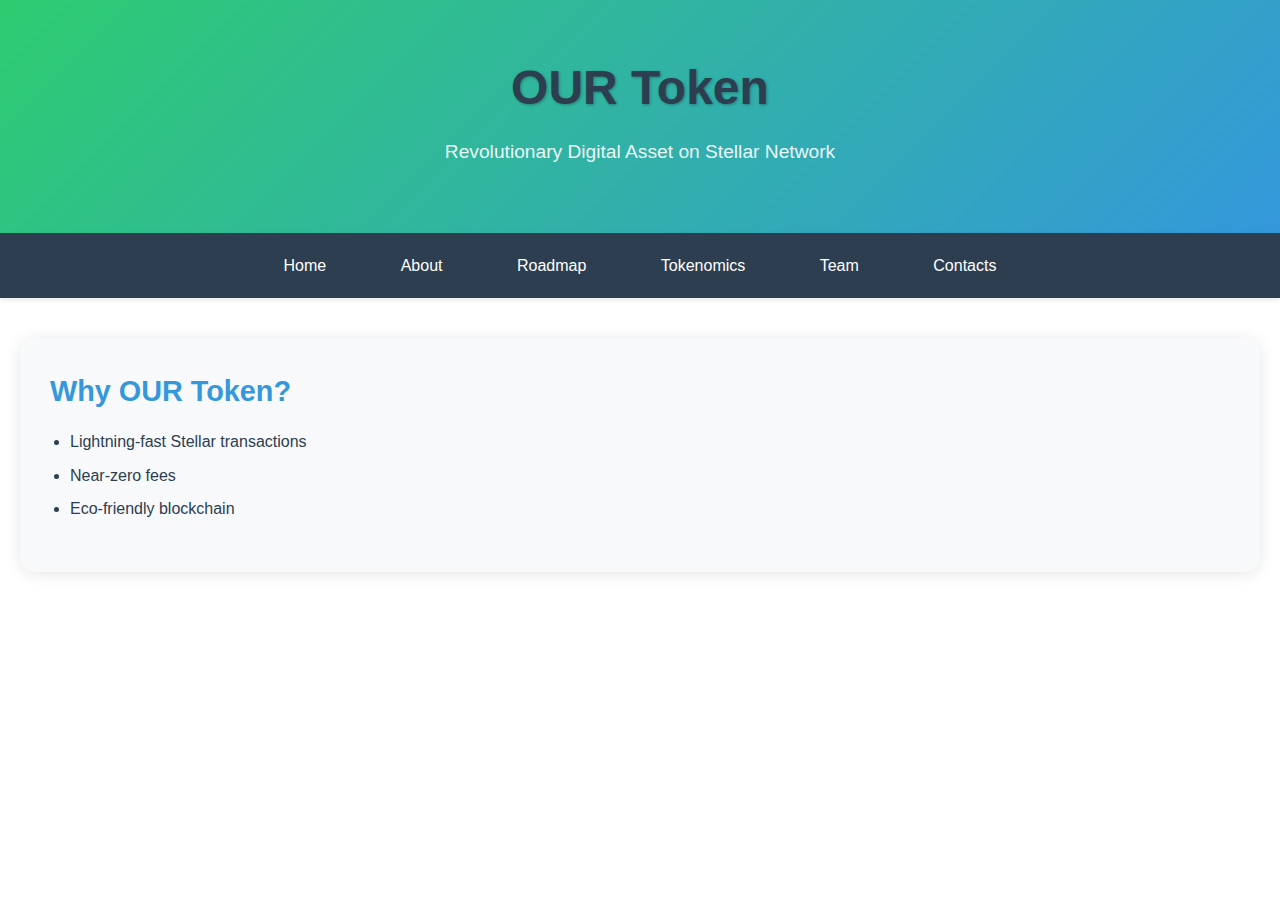
<file: index.html>
<!DOCTYPE html>
<html lang="en">
<head>
    <meta charset="UTF-8">
    <meta name="viewport" content="width=device-width, initial-scale=1.0">
    <title>OUR Token - Stellar Based Digital Asset</title>
    <link rel="stylesheet" href="css/style.css">
</head>
<body>
    <header class="header">
        <h1>OUR Token</h1>
        <p>Revolutionary Digital Asset on Stellar Network</p>
    </header>

    <nav>
        <a href="index.html">Home</a>
        <a href="about.html">About</a>
        <a href="roadmap.html">Roadmap</a>
        <a href="tokenomics.html">Tokenomics</a>
        <a href="team.html">Team</a>
        <a href="contacts.html">Contacts</a>
    </nav>

    <section>
        <h2>Why OUR Token?</h2>
        <ul>
            <li> Lightning-fast Stellar transactions</li>
            <li> Near-zero fees</li>
            <li> Eco-friendly blockchain</li>
        </ul>
    </section>
</body>
</html>
</file>
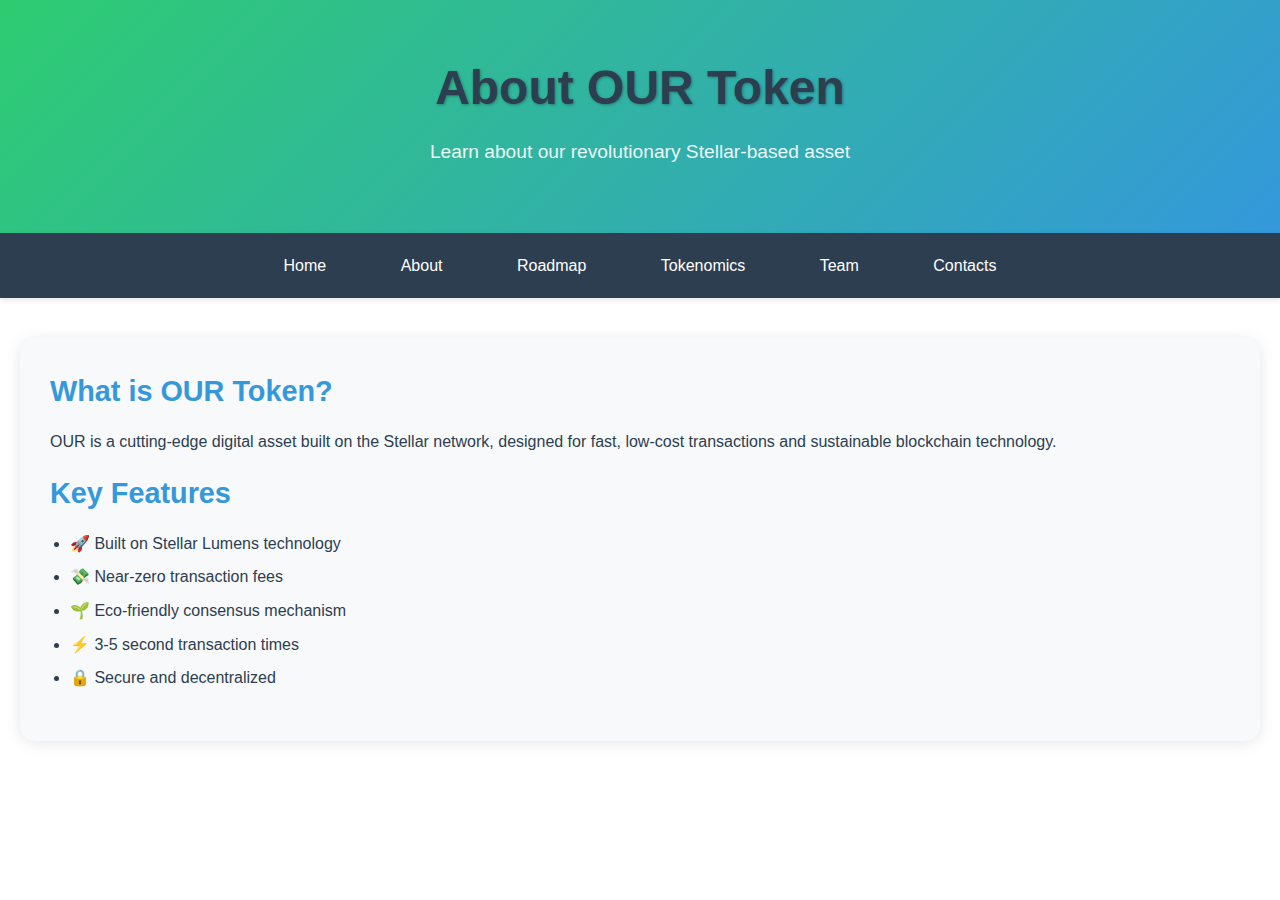
<file: about.html>
<!DOCTYPE html>
<html lang="en">
<head>
    <meta charset="UTF-8">
    <meta name="viewport" content="width=device-width, initial-scale=1.0">
    <title>About OUR Token</title>
    <link rel="stylesheet" href="css/style.css">
</head>
<body>
    <header class="header">
        <h1>About OUR Token</h1>
        <p>Learn about our revolutionary Stellar-based asset</p>
    </header>

    <nav>
        <a href="index.html">Home</a>
        <a href="about.html">About</a>
        <a href="roadmap.html">Roadmap</a>
        <a href="tokenomics.html">Tokenomics</a>
        <a href="team.html">Team</a>
        <a href="contacts.html">Contacts</a>
    </nav>

    <section>
        <h2>What is OUR Token?</h2>
        <p>OUR is a cutting-edge digital asset built on the Stellar network, designed for fast, low-cost transactions and sustainable blockchain technology.</p>
        
        <h2>Key Features</h2>
        <ul>
            <li>🚀 Built on Stellar Lumens technology</li>
            <li>💸 Near-zero transaction fees</li>
            <li>🌱 Eco-friendly consensus mechanism</li>
            <li>⚡ 3-5 second transaction times</li>
            <li>🔒 Secure and decentralized</li>
        </ul>
    </section>
</body>
</html>
</file>
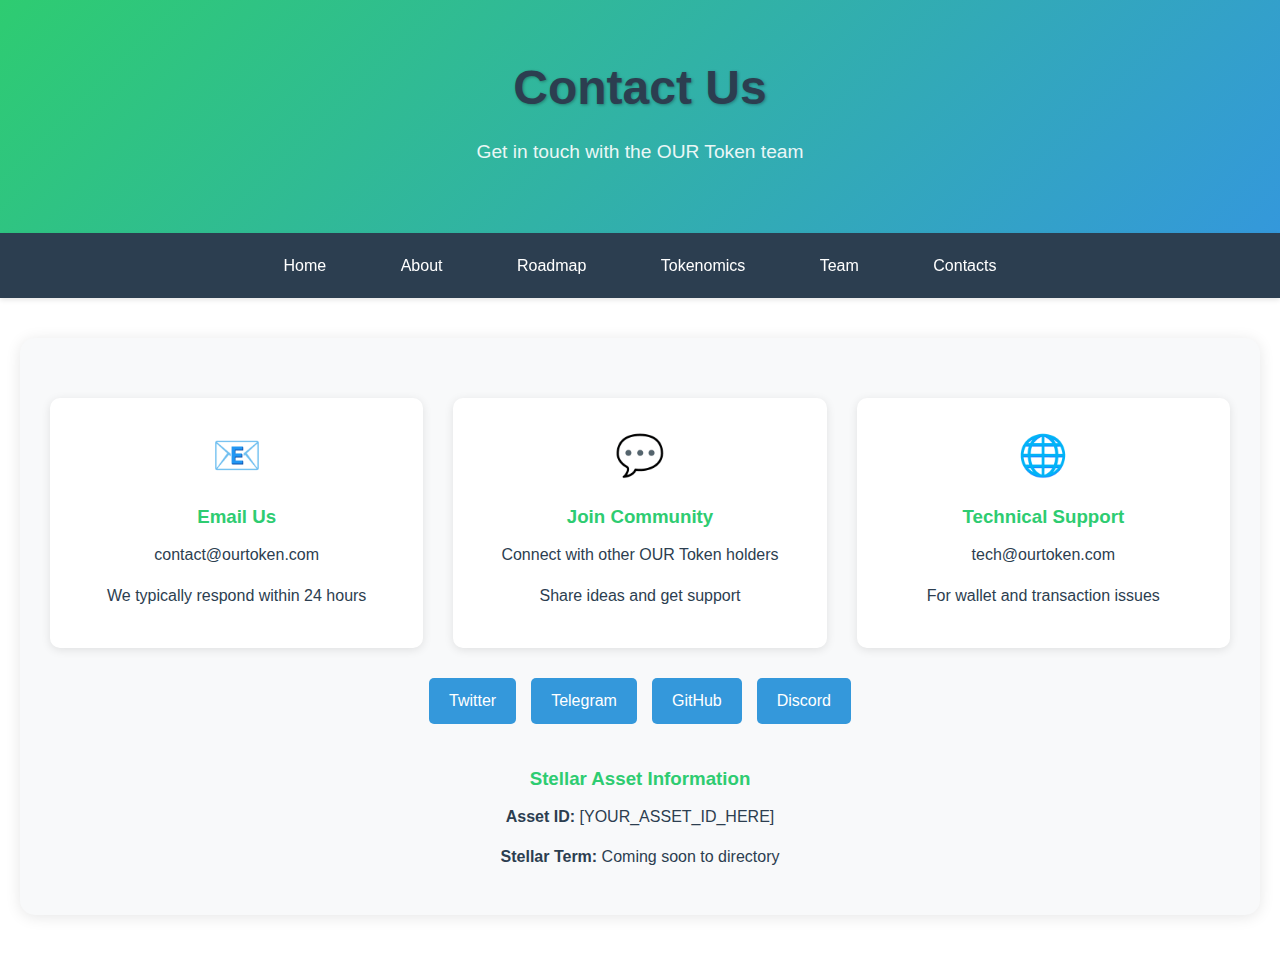
<file: contacts.html>
<!DOCTYPE html>
<html lang="en">
<head>
    <meta charset="UTF-8">
    <meta name="viewport" content="width=device-width, initial-scale=1.0">
    <title>Contact OUR Team</title>
    <link rel="stylesheet" href="css/style.css">
    <style>
        .contact-grid {
            display: grid;
            grid-template-columns: repeat(auto-fit, minmax(300px, 1fr));
            gap: 30px;
            margin: 30px 0;
        }
        .contact-card {
            background: white;
            padding: 25px;
            border-radius: 10px;
            box-shadow: 0 2px 10px rgba(0,0,0,0.1);
            text-align: center;
        }
        .contact-icon {
            font-size: 40px;
            margin-bottom: 15px;
        }
        .social-links {
            display: flex;
            justify-content: center;
            gap: 15px;
            margin-top: 20px;
        }
        .social-link {
            padding: 10px 20px;
            background: #3498db;
            color: white;
            text-decoration: none;
            border-radius: 5px;
            transition: background 0.3s;
        }
        .social-link:hover {
            background: #2980b9;
        }
    </style>
</head>
<body>
    <header class="header">
        <h1>Contact Us</h1>
        <p>Get in touch with the OUR Token team</p>
    </header>

    <nav>
        <a href="index.html">Home</a>
        <a href="about.html">About</a>
        <a href="roadmap.html">Roadmap</a>
        <a href="tokenomics.html">Tokenomics</a>
        <a href="team.html">Team</a>
        <a href="contacts.html">Contacts</a>
    </nav>

    <section>
        <div class="contact-grid">
            <div class="contact-card">
                <div class="contact-icon">📧</div>
                <h3>Email Us</h3>
                <p>contact@ourtoken.com</p>
                <p>We typically respond within 24 hours</p>
            </div>
            
            <div class="contact-card">
                <div class="contact-icon">💬</div>
                <h3>Join Community</h3>
                <p>Connect with other OUR Token holders</p>
                <p>Share ideas and get support</p>
            </div>
            
            <div class="contact-card">
                <div class="contact-icon">🌐</div>
                <h3>Technical Support</h3>
                <p>tech@ourtoken.com</p>
                <p>For wallet and transaction issues</p>
            </div>
        </div>

        <div class="social-links">
            <a href="#" class="social-link">Twitter</a>
            <a href="#" class="social-link">Telegram</a>
            <a href="#" class="social-link">GitHub</a>
            <a href="#" class="social-link">Discord</a>
        </div>

        <div style="text-align: center; margin-top: 40px;">
            <h3>Stellar Asset Information</h3>
            <p><strong>Asset ID:</strong> [YOUR_ASSET_ID_HERE]</p>
            <p><strong>Stellar Term:</strong> Coming soon to directory</p>
        </div>
    </section>
</body>
</html>
</file>
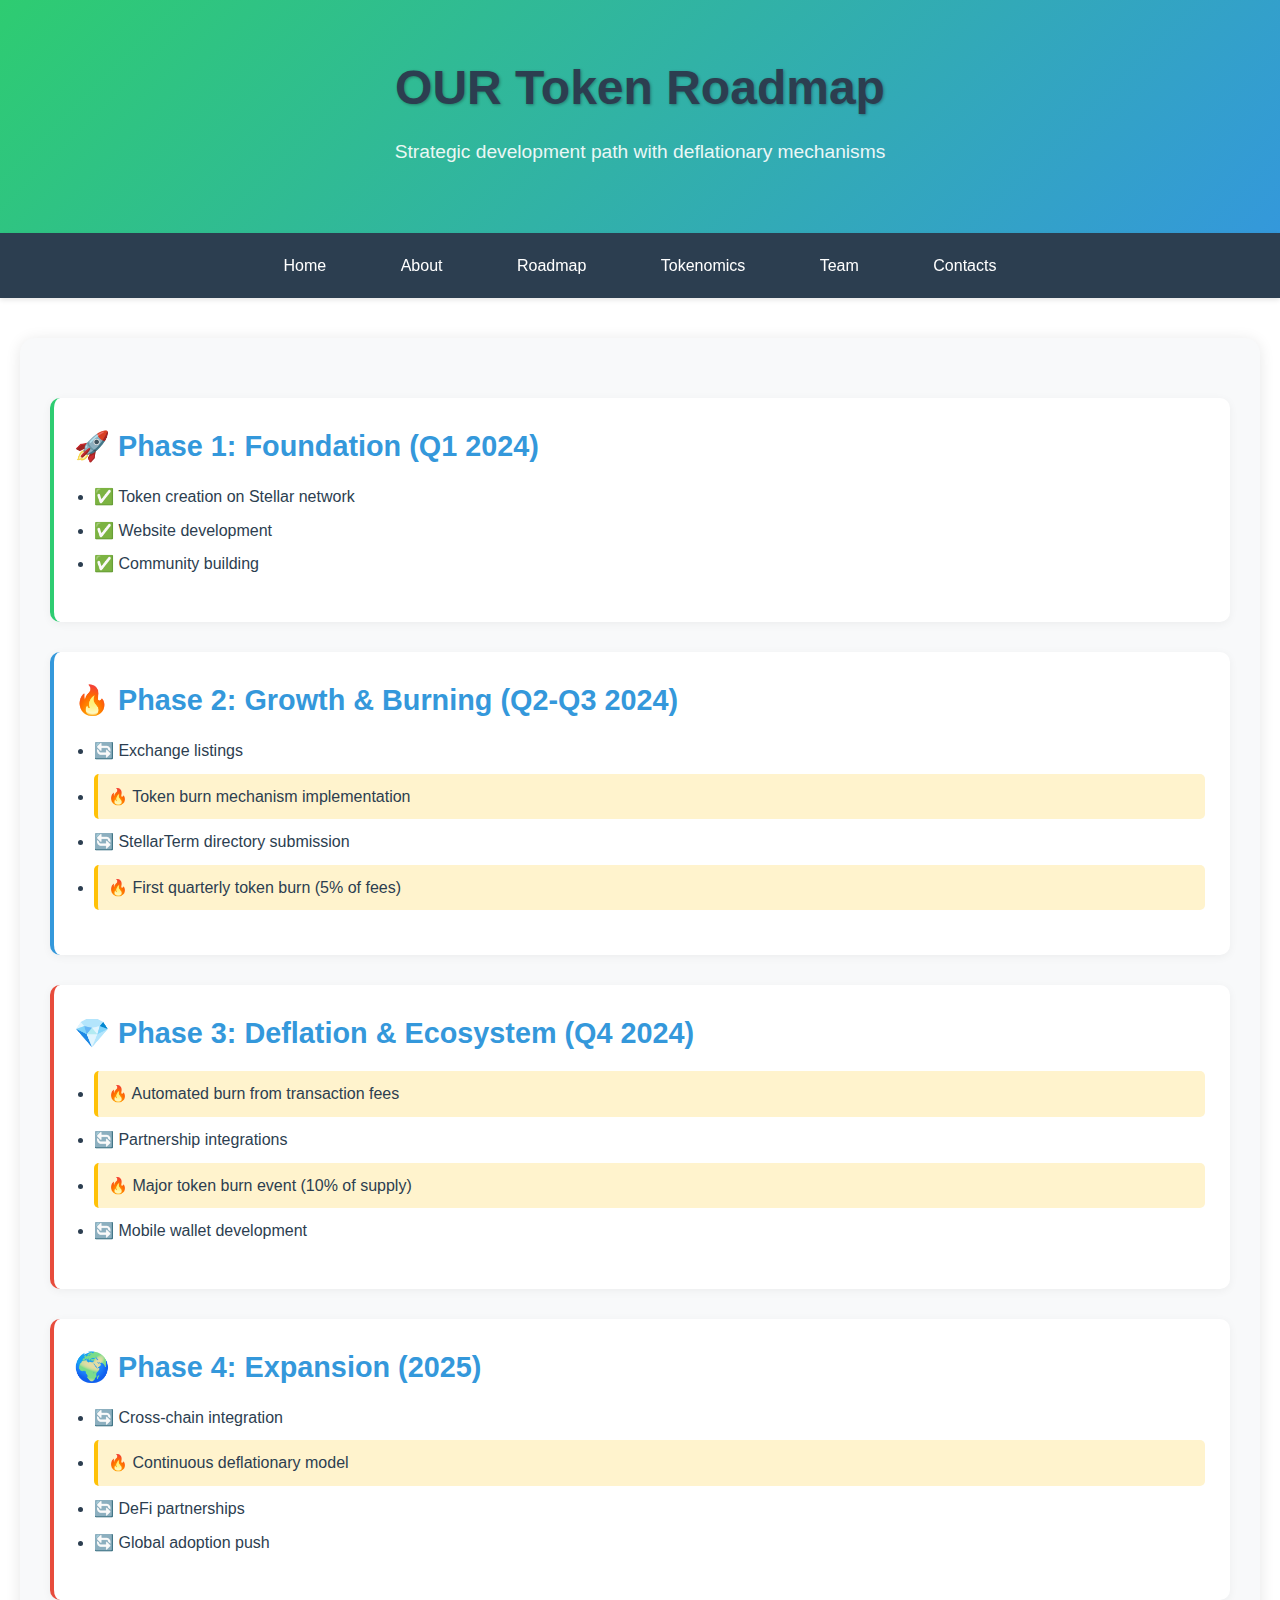
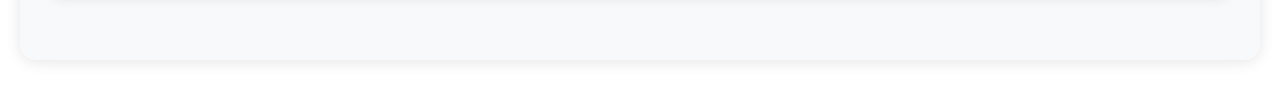
<file: roadmap.html>
<!DOCTYPE html>
<html lang="en">
<head>
    <meta charset="UTF-8">
    <meta name="viewport" content="width=device-width, initial-scale=1.0">
    <title>OUR Token Roadmap</title>
    <link rel="stylesheet" href="css/style.css">
    <style>
        .roadmap-phase {
            border-left: 4px solid #2ecc71;
            padding-left: 20px;
            margin: 30px 0;
        }
        .completed {
            border-left-color: #2ecc71;
        }
        .current {
            border-left-color: #3498db;
        }
        .future {
            border-left-color: #e74c3c;
        }
        .burn-highlight {
            background: #fff3cd;
            padding: 10px;
            border-radius: 5px;
            border-left: 4px solid #ffc107;
        }
    </style>
</head>
<body>
    <header class="header">
        <h1>OUR Token Roadmap</h1>
        <p>Strategic development path with deflationary mechanisms</p>
    </header>

    <nav>
        <a href="index.html">Home</a>
        <a href="about.html">About</a>
        <a href="roadmap.html">Roadmap</a>
        <a href="tokenomics.html">Tokenomics</a>
        <a href="team.html">Team</a>
        <a href="contacts.html">Contacts</a>
    </nav>

    <section>
        <div class="roadmap-phase completed">
            <h2>🚀 Phase 1: Foundation (Q1 2024)</h2>
            <ul>
                <li>✅ Token creation on Stellar network</li>
                <li>✅ Website development</li>
                <li>✅ Community building</li>
            </ul>
        </div>

        <div class="roadmap-phase current">
            <h2>🔥 Phase 2: Growth & Burning (Q2-Q3 2024)</h2>
            <ul>
                <li>🔄 Exchange listings</li>
                <li class="burn-highlight">🔥 Token burn mechanism implementation</li>
                <li>🔄 StellarTerm directory submission</li>
                <li class="burn-highlight">🔥 First quarterly token burn (5% of fees)</li>
            </ul>
        </div>

        <div class="roadmap-phase future">
            <h2>💎 Phase 3: Deflation & Ecosystem (Q4 2024)</h2>
            <ul>
                <li class="burn-highlight">🔥 Automated burn from transaction fees</li>
                <li>🔄 Partnership integrations</li>
                <li class="burn-highlight">🔥 Major token burn event (10% of supply)</li>
                <li>🔄 Mobile wallet development</li>
            </ul>
        </div>

        <div class="roadmap-phase future">
            <h2>🌍 Phase 4: Expansion (2025)</h2>
            <ul>
                <li>🔄 Cross-chain integration</li>
                <li class="burn-highlight">🔥 Continuous deflationary model</li>
                <li>🔄 DeFi partnerships</li>
                <li>🔄 Global adoption push</li>
            </ul>
        </div>
    </section>
</body>
</html>
</file>
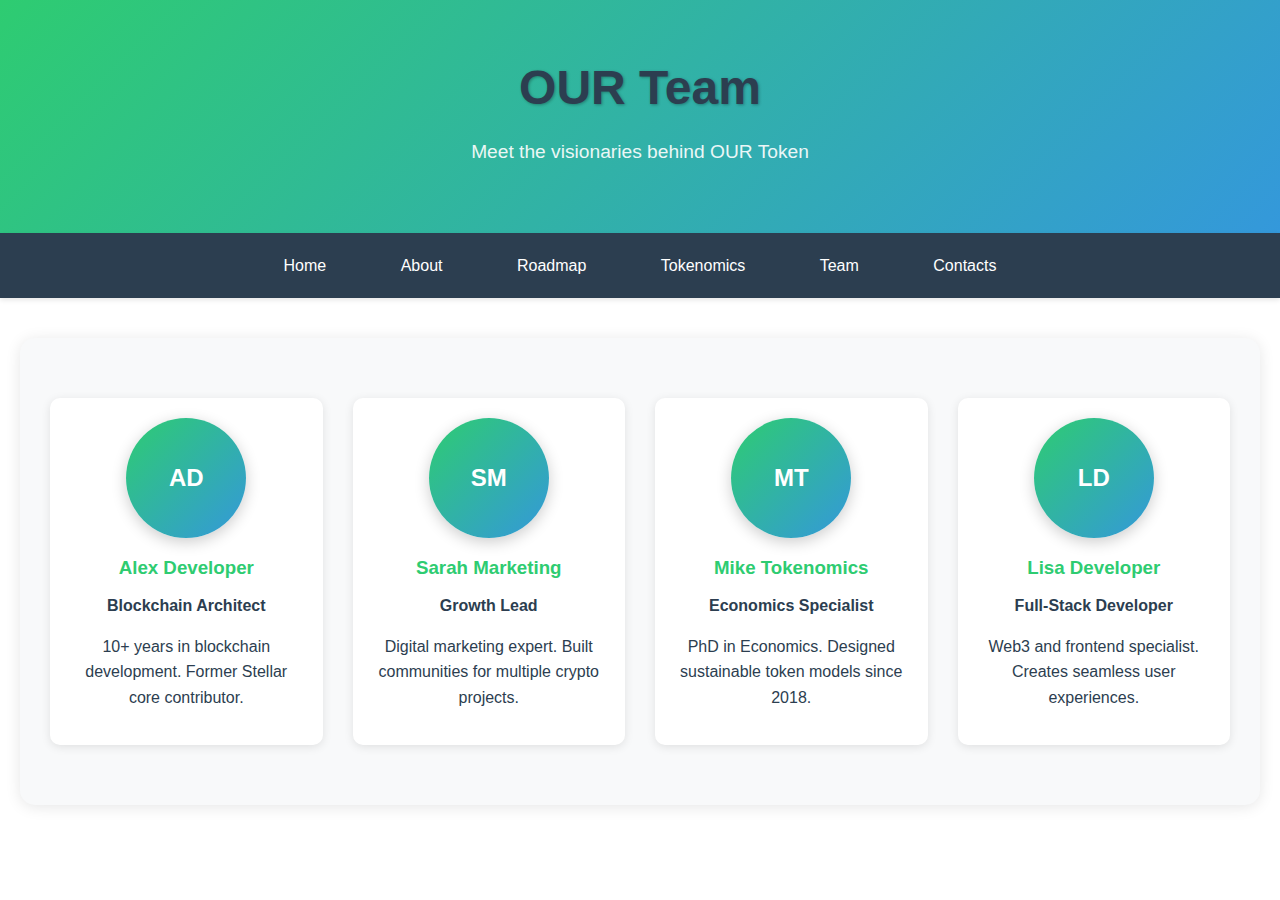
<file: team.html>
<!DOCTYPE html>
<html lang="en">
<head>
    <meta charset="UTF-8">
    <meta name="viewport" content="width=device-width, initial-scale=1.0">
    <title>OUR Team</title>
    <link rel="stylesheet" href="css/style.css">
    <style>
        .team-grid {
            display: grid;
            grid-template-columns: repeat(auto-fit, minmax(250px, 1fr));
            gap: 30px;
            margin: 30px 0;
        }
        .team-member {
            text-align: center;
            padding: 20px;
            background: white;
            border-radius: 10px;
            box-shadow: 0 2px 10px rgba(0,0,0,0.1);
        }
        .member-photo {
            width: 120px;
            height: 120px;
            border-radius: 50%;
            background: linear-gradient(135deg, #2ecc71, #3498db);
            margin: 0 auto 15px;
            display: flex;
            align-items: center;
            justify-content: center;
            color: white;
            font-size: 24px;
            font-weight: bold;
        }
    </style>
</head>
<body>
    <header class="header">
        <h1>OUR Team</h1>
        <p>Meet the visionaries behind OUR Token</p>
    </header>

    <nav>
        <a href="index.html">Home</a>
        <a href="about.html">About</a>
        <a href="roadmap.html">Roadmap</a>
        <a href="tokenomics.html">Tokenomics</a>
        <a href="team.html">Team</a>
        <a href="contacts.html">Contacts</a>
    </nav>

    <section>
        <div class="team-grid">
            <div class="team-member">
                <div class="member-photo">AD</div>
                <h3>Alex Developer</h3>
                <p><strong>Blockchain Architect</strong></p>
                <p>10+ years in blockchain development. Former Stellar core contributor.</p>
            </div>
            
            <div class="team-member">
                <div class="member-photo">SM</div>
                <h3>Sarah Marketing</h3>
                <p><strong>Growth Lead</strong></p>
                <p>Digital marketing expert. Built communities for multiple crypto projects.</p>
            </div>
            
            <div class="team-member">
                <div class="member-photo">MT</div>
                <h3>Mike Tokenomics</h3>
                <p><strong>Economics Specialist</strong></p>
                <p>PhD in Economics. Designed sustainable token models since 2018.</p>
            </div>
            
            <div class="team-member">
                <div class="member-photo">LD</div>
                <h3>Lisa Developer</h3>
                <p><strong>Full-Stack Developer</strong></p>
                <p>Web3 and frontend specialist. Creates seamless user experiences.</p>
            </div>
        </div>
    </section>
</body>
</html>
</file>
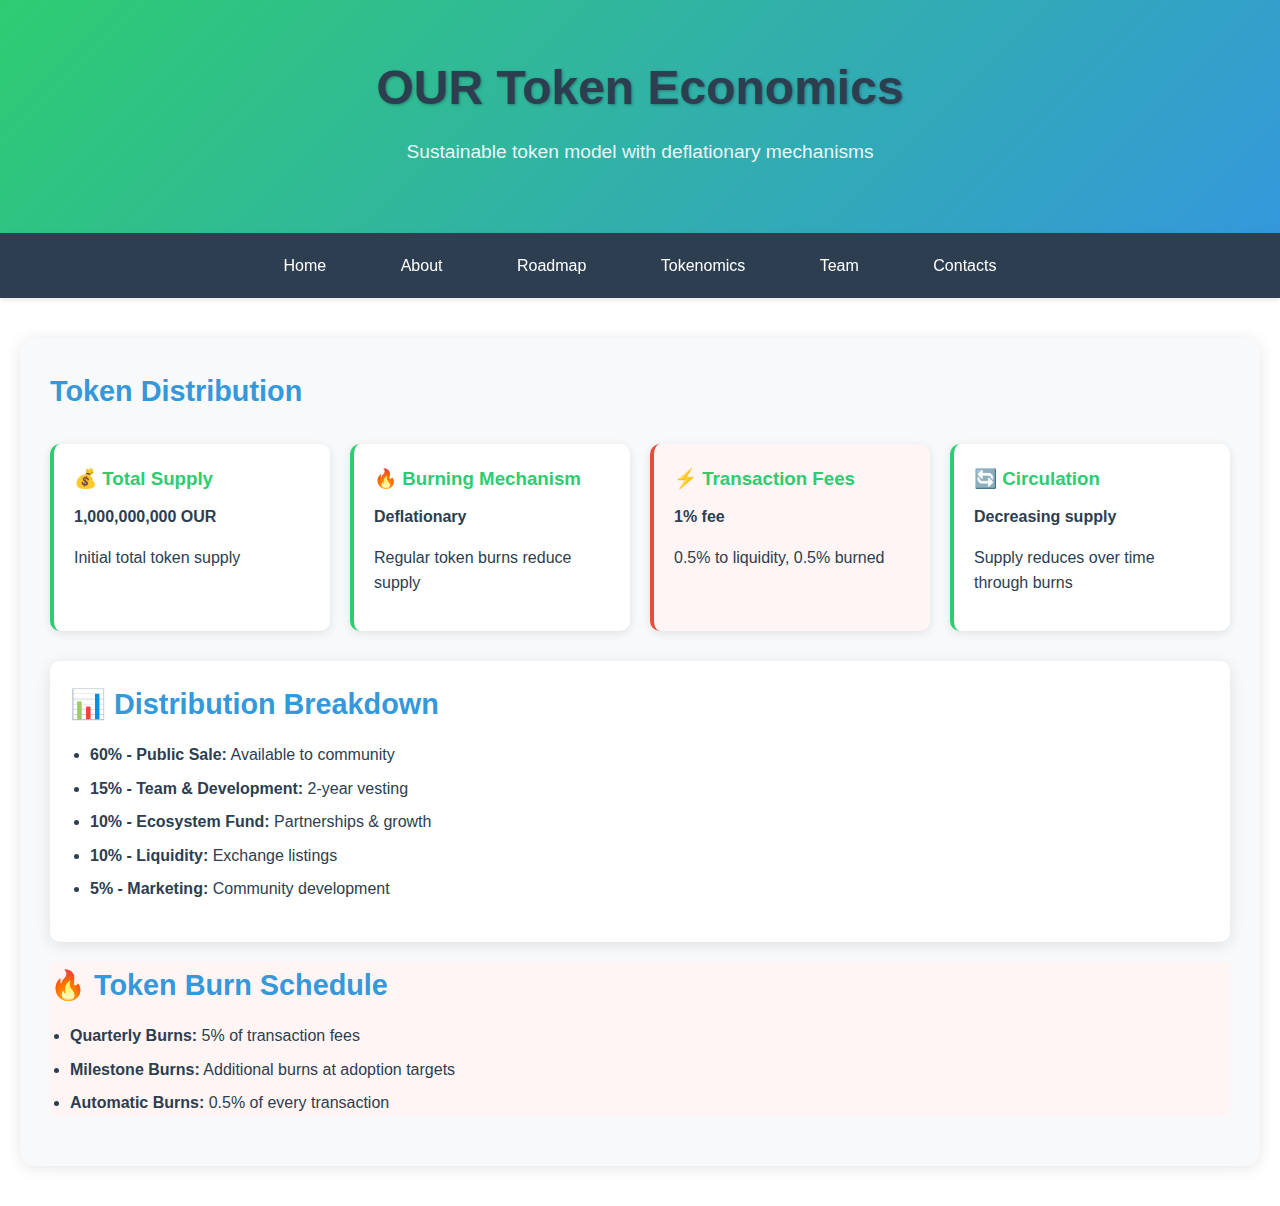
<file: tokenomics.html>
<!DOCTYPE html>
<html lang="en">
<head>
    <meta charset="UTF-8">
    <meta name="viewport" content="width=device-width, initial-scale=1.0">
    <title>OUR Token Economics</title>
    <link rel="stylesheet" href="css/style.css">
    <style>
        .tokenomics-grid {
            display: grid;
            grid-template-columns: repeat(auto-fit, minmax(250px, 1fr));
            gap: 20px;
            margin: 30px 0;
        }
        .token-card {
            background: white;
            padding: 20px;
            border-radius: 10px;
            box-shadow: 0 2px 10px rgba(0,0,0,0.1);
            border-left: 4px solid #2ecc71;
        }
        .burn-card {
            border-left-color: #e74c3c;
            background: #fff5f5;
        }
        .distribution-chart {
            background: white;
            padding: 20px;
            border-radius: 10px;
            margin: 20px 0;
        }
    </style>
</head>
<body>
    <header class="header">
        <h1>OUR Token Economics</h1>
        <p>Sustainable token model with deflationary mechanisms</p>
    </header>

    <nav>
        <a href="index.html">Home</a>
        <a href="about.html">About</a>
        <a href="roadmap.html">Roadmap</a>
        <a href="tokenomics.html">Tokenomics</a>
        <a href="team.html">Team</a>
        <a href="contacts.html">Contacts</a>
    </nav>

    <section>
        <h2>Token Distribution</h2>
        
        <div class="tokenomics-grid">
            <div class="token-card">
                <h3>💰 Total Supply</h3>
                <p><strong>1,000,000,000 OUR</strong></p>
                <p>Initial total token supply</p>
            </div>
            
            <div class="token-card">
                <h3>🔥 Burning Mechanism</h3>
                <p><strong>Deflationary</strong></p>
                <p>Regular token burns reduce supply</p>
            </div>
            
            <div class="token-card burn-card">
                <h3>⚡ Transaction Fees</h3>
                <p><strong>1% fee</strong></p>
                <p>0.5% to liquidity, 0.5% burned</p>
            </div>
            
            <div class="token-card">
                <h3>🔄 Circulation</h3>
                <p><strong>Decreasing supply</strong></p>
                <p>Supply reduces over time through burns</p>
            </div>
        </div>

        <div class="distribution-chart">
            <h2>📊 Distribution Breakdown</h2>
            <ul>
                <li><strong>60% - Public Sale:</strong> Available to community</li>
                <li><strong>15% - Team & Development:</strong> 2-year vesting</li>
                <li><strong>10% - Ecosystem Fund:</strong> Partnerships & growth</li>
                <li><strong>10% - Liquidity:</strong> Exchange listings</li>
                <li><strong>5% - Marketing:</strong> Community development</li>
            </ul>
        </div>

        <div class="burn-card">
            <h2>🔥 Token Burn Schedule</h2>
            <ul>
                <li><strong>Quarterly Burns:</strong> 5% of transaction fees</li>
                <li><strong>Milestone Burns:</strong> Additional burns at adoption targets</li>
                <li><strong>Automatic Burns:</strong> 0.5% of every transaction</li>
            </ul>
        </div>
    </section>
</body>
</html>
</file>
<file: css/style.css>
/* OUR Token Color Palette */
:root {
    --green: #2ecc71;
    --light-green: #aaff00;
    --red: #e74c3c;
    --blue: #3498db;
    --white: #ffffff;
    --black: #2c3e50;
}

/* Modern CSS Reset */
* {
    box-sizing: border-box;
    margin: 0;
    padding: 0;
}

html {
    scroll-behavior: smooth;
}

body {
    font-family: 'Segoe UI', Tahoma, Geneva, Verdana, sans-serif;
    margin: 0;
    padding: 0;
    background: var(--white);
    color: var(--black);
    line-height: 1.6;
}

/* Header */
.header {
    background: linear-gradient(135deg, var(--green), var(--blue));
    color: var(--white);
    padding: 50px 20px;
    text-align: center;
    box-shadow: 0 2px 10px rgba(0,0,0,0.1);
}

.header h1 {
    font-size: 3rem;
    margin-bottom: 10px;
    text-shadow: 1px 1px 3px rgba(0,0,0,0.3);
}

.header p {
    font-size: 1.2rem;
    opacity: 0.9;
}

/* Navigation */
nav {
    background: var(--black);
    padding: 20px;
    text-align: center;
    position: sticky;
    top: 0;
    z-index: 100;
    box-shadow: 0 2px 5px rgba(0,0,0,0.1);
}

nav a {
    color: var(--white);
    text-decoration: none;
    margin: 0 20px;
    padding: 10px 15px;
    border-radius: 5px;
    transition: all 0.3s ease;
    font-weight: 500;
}

nav a:hover {
    background: var(--green);
    transform: translateY(-2px);
}

/* Sections */
section {
    margin: 40px 20px;
    padding: 30px;
    border-radius: 15px;
    background: #f8f9fa;
    box-shadow: 0 2px 15px rgba(0,0,0,0.1);
}

/* Typography */
h1 {
    color: var(--black);
    margin-bottom: 20px;
}

h2 {
    color: var(--blue);
    margin-bottom: 15px;
    font-size: 1.8rem;
}

h3 {
    color: var(--green);
    margin-bottom: 10px;
}

p {
    margin-bottom: 15px;
}

ul {
    margin-left: 20px;
    margin-bottom: 20px;
}

li {
    margin-bottom: 8px;
}

/* Roadmap Styles */
.roadmap-phase {
    border-left: 4px solid #2ecc71;
    padding-left: 25px;
    margin: 35px 0;
    padding: 25px;
    background: white;
    border-radius: 10px;
    box-shadow: 0 2px 10px rgba(0,0,0,0.05);
}

.completed {
    border-left-color: #2ecc71;
}

.current {
    border-left-color: #3498db;
}

.future {
    border-left-color: #e74c3c;
}

.burn-highlight {
    background: #fff3cd;
    padding: 12px;
    border-radius: 8px;
    border-left: 4px solid #ffc107;
    margin: 10px 0;
}

/* Tokenomics Grid */
.tokenomics-grid {
    display: grid;
    grid-template-columns: repeat(auto-fit, minmax(250px, 1fr));
    gap: 25px;
    margin: 30px 0;
}

.token-card {
    background: white;
    padding: 25px;
    border-radius: 12px;
    box-shadow: 0 3px 15px rgba(0,0,0,0.1);
    border-left: 4px solid #2ecc71;
    transition: transform 0.3s ease;
}

.token-card:hover {
    transform: translateY(-5px);
}

.burn-card {
    border-left-color: #e74c3c;
    background: #fff5f5;
}

.distribution-chart {
    background: white;
    padding: 25px;
    border-radius: 12px;
    margin: 25px 0;
    box-shadow: 0 3px 15px rgba(0,0,0,0.1);
}

/* Team Grid */
.team-grid {
    display: grid;
    grid-template-columns: repeat(auto-fit, minmax(250px, 1fr));
    gap: 30px;
    margin: 30px 0;
}

.team-member {
    text-align: center;
    padding: 30px;
    background: white;
    border-radius: 15px;
    box-shadow: 0 3px 20px rgba(0,0,0,0.1);
    transition: transform 0.3s ease;
}

.team-member:hover {
    transform: translateY(-5px);
}

.member-photo {
    width: 120px;
    height: 120px;
    border-radius: 50%;
    background: linear-gradient(135deg, var(--green), var(--blue));
    margin: 0 auto 20px;
    display: flex;
    align-items: center;
    justify-content: center;
    color: white;
    font-size: 2rem;
    font-weight: bold;
    box-shadow: 0 4px 15px rgba(0,0,0,0.2);
}

/* Contact Styles */
.contact-grid {
    display: grid;
    grid-template-columns: repeat(auto-fit, minmax(300px, 1fr));
    gap: 30px;
    margin: 30px 0;
}

.contact-card {
    background: white;
    padding: 30px;
    border-radius: 15px;
    box-shadow: 0 3px 20px rgba(0,0,0,0.1);
    text-align: center;
    transition: transform 0.3s ease;
}

.contact-card:hover {
    transform: translateY(-5px);
}

.contact-icon {
    font-size: 3rem;
    margin-bottom: 20px;
}

.social-links {
    display: flex;
    justify-content: center;
    gap: 15px;
    margin: 30px 0;
    flex-wrap: wrap;
}

.social-link {
    padding: 12px 25px;
    background: var(--blue);
    color: white;
    text-decoration: none;
    border-radius: 8px;
    transition: all 0.3s ease;
    font-weight: 500;
}

.social-link:hover {
    background: #2980b9;
    transform: translateY(-2px);
}

/* Mobile Responsive */
@media (max-width: 768px) {
    .header {
        padding: 30px 15px;
    }
    
    .header h1 {
        font-size: 2rem;
    }
    
    nav {
        padding: 15px;
    }
    
    nav a {
        display: inline-block;
        margin: 5px;
        padding: 8px 12px;
        font-size: 0.9rem;
    }
    
    section {
        margin: 20px 10px;
        padding: 20px;
    }
    
    .tokenomics-grid,
    .team-grid,
    .contact-grid {
        grid-template-columns: 1fr;
        gap: 20px;
    }
    
    .roadmap-phase {
        padding: 20px;
        margin: 25px 0;
    }
    
    .social-links {
        flex-direction: column;
        align-items: center;
    }
    
    .social-link {
        width: 200px;
        text-align: center;
    }
}

/* Dark mode support */
@media (prefers-color-scheme: dark) {
    body {
        background: #1a1a1a;
        color: #ffffff;
    }
    
    section,
    .token-card,
    .team-member,
    .contact-card,
    .distribution-chart {
        background: #2d2d2d;
        color: #ffffff;
    }
    
    .roadmap-phase {
        background: #2d2d2d;
    }
}

/* Accessibility */
@media (prefers-reduced-motion: reduce) {
    * {
        animation-duration: 0.01ms !important;
        animation-iteration-count: 1 !important;
        transition-duration: 0.01ms !important;
    }
}
</file>
